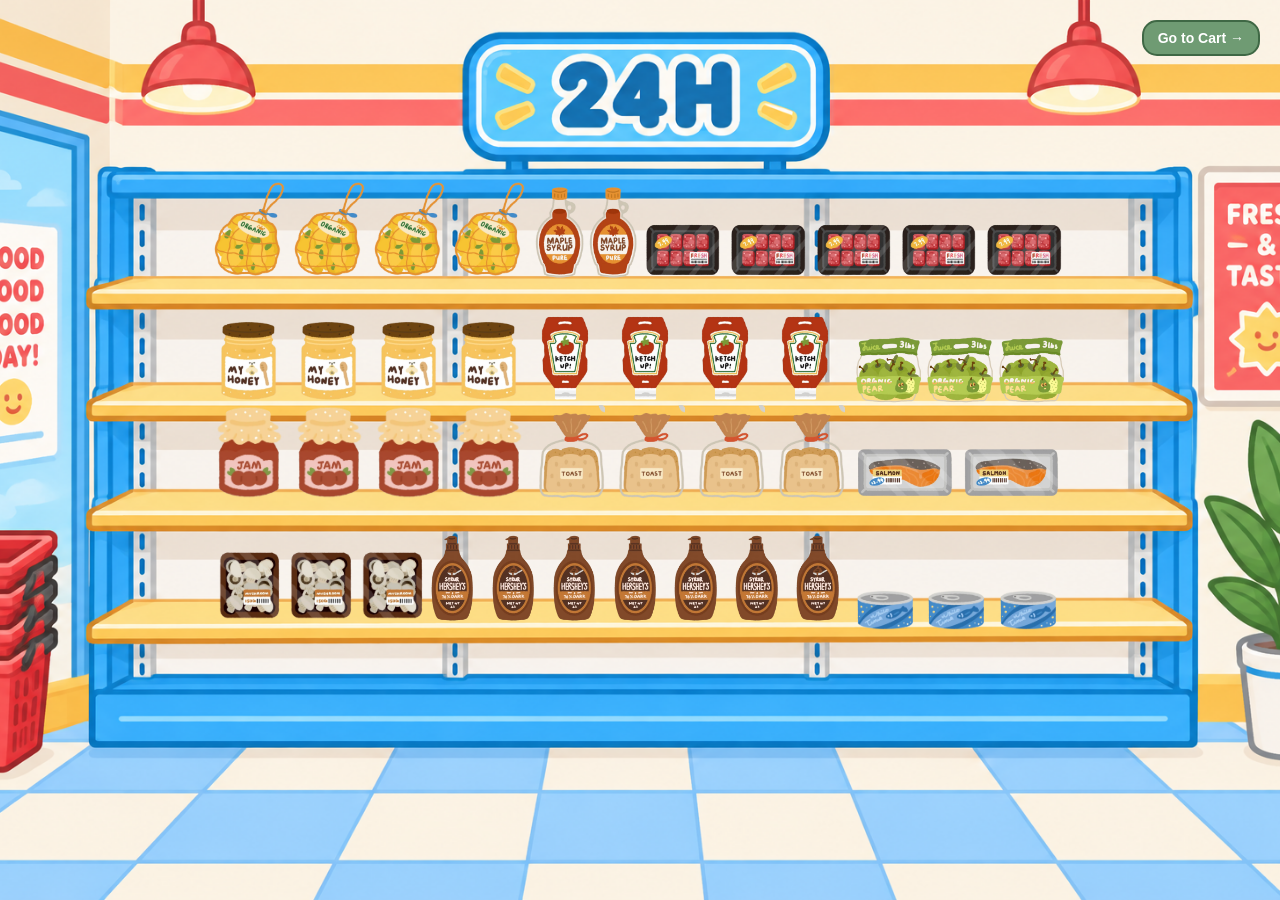
<file: index.html>
<!DOCTYPE html>
<html lang="en">
  <head>
    <meta charset="UTF-8">
    <title>Digital Grocery Store</title>
    <link rel="stylesheet" href="style.css">
  </head>

  <body>
<main class="store">

    <div class="jam">
      <img src="images/jam.png" alt="Jam">
      <img src="images/jam.png" alt="Jam">
      <img src="images/jam.png" alt="Jam">
      <img src="images/jam.png" alt="Jam">
    </div>

    <div class="toast">
      <img src="images/toast.png" alt="Toast">
      <img src="images/toast.png" alt="Toast">
      <img src="images/toast.png" alt="Toast">
      <img src="images/toast.png" alt="Toast">
    </div>

    <div class="salmon">
  <img src="images/salmon.png" alt="Salmon">
  <img src="images/salmon.png" alt="Salmon">
</div>

<div class="honey">
  <img src="images/honey.png" alt="Honey">
  <img src="images/honey.png" alt="Honey">
  <img src="images/honey.png" alt="Honey">
  <img src="images/honey.png" alt="Honey">
</div>

<div class="ketchup">
  <img src="images/ketchup.png" alt="Ketchup">
  <img src="images/ketchup.png" alt="Ketchup">
  <img src="images/ketchup.png" alt="Ketchup">
  <img src="images/ketchup.png" alt="Ketchup">
</div>

<div class="apple">
  <img src="images/apple.png" alt="Apple">
  <img src="images/apple.png" alt="Apple">
  <img src="images/apple.png" alt="Apple">
</div>

<div class="lemon">
  <img src="images/lemon.png" alt="Lemon">
  <img src="images/lemon.png" alt="Lemon">
  <img src="images/lemon.png" alt="Lemon">
  <img src="images/lemon.png" alt="Lemon">
</div>

<div class="syrup">
  <img src="images/syrup.png" alt="Syrup">
  <img src="images/syrup.png" alt="Syrup">
</div>

<div class="meat">
  <img src="images/meat.png" alt="Meat">
  <img src="images/meat.png" alt="Meat">
  <img src="images/meat.png" alt="Meat">
  <img src="images/meat.png" alt="Meat">
  <img src="images/meat.png" alt="Meat">
</div>

<div class="mushroom">
  <img src="images/mushroom.png" alt="Mushroom">
  <img src="images/mushroom.png" alt="Mushroom">
  <img src="images/mushroom.png" alt="Mushroom">
</div>

<div class="hersheys">
  <img src="images/hersheys.png" alt="Hersheys">
  <img src="images/hersheys.png" alt="Hersheys">
  <img src="images/hersheys.png" alt="Hersheys">
  <img src="images/hersheys.png" alt="Hersheys">
  <img src="images/hersheys.png" alt="Hersheys">
  <img src="images/hersheys.png" alt="Hersheys">
  <img src="images/hersheys.png" alt="Hersheys">
</div>

<div class="fish">
  <img src="images/fish.png" alt="Fish">
  <img src="images/fish.png" alt="Fish">
  <img src="images/fish.png" alt="Fish">
</div>
<a href="page2.html" class="cart-button">Go to Cart →</a>
</main>
  </body>
</html>
</file>
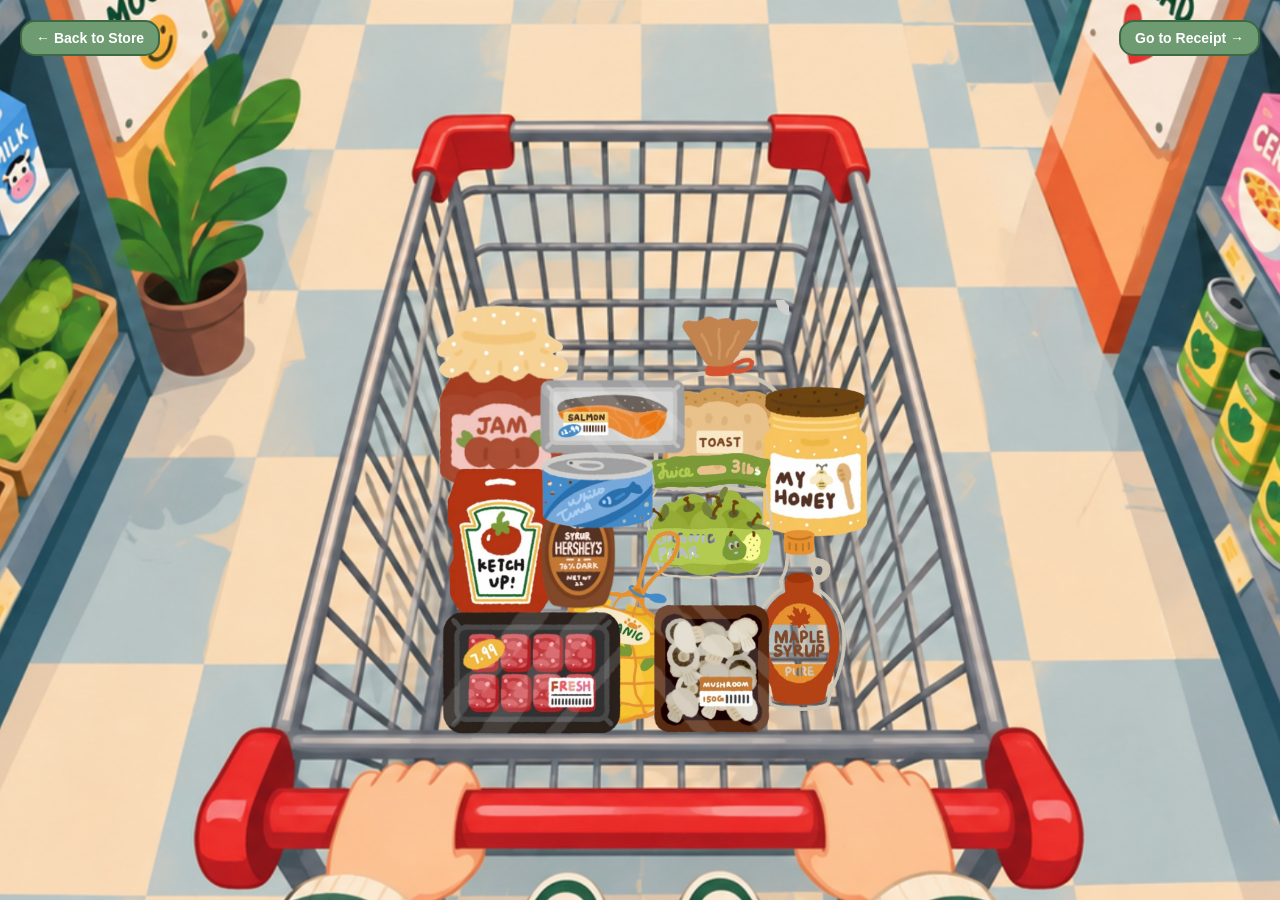
<file: page2.html>
<!DOCTYPE html>
<html lang="en">

<head>
  <meta charset="UTF-8">
  <title>Shopping Cart</title>
  <link rel="stylesheet" href="style.css">
</head>

<body>

  <main class="cart-page">

    <img class="cart-jam" src="images/jam.png" alt="Jam">
    <img class="cart-toast" src="images/toast.png" alt="Toast">
    <img class="cart-salmon" src="images/salmon.png" alt="Salmon">
    <img class="cart-honey" src="images/honey.png" alt="Honey">
    <img class="cart-ketchup" src="images/ketchup.png" alt="Ketchup">
    <img class="cart-apple" src="images/apple.png" alt="Apple">

    <img class="cart-lemon" src="images/lemon.png" alt="Lemon">
    <img class="cart-syrup" src="images/syrup.png" alt="Syrup">
    <img class="cart-meat" src="images/meat.png" alt="Meat">
    <img class="cart-mushroom" src="images/mushroom.png" alt="Mushroom">
    <img class="cart-hersheys" src="images/hersheys.png" alt="Hersheys">
    <img class="cart-fish" src="images/fish.png" alt="Fish">

    <a href="index.html" class="back-button">← Back to Store</a>
<a href="page3.html" class="receipt-button">Go to Receipt →</a>
  </main>

</body>

</html>
</file>
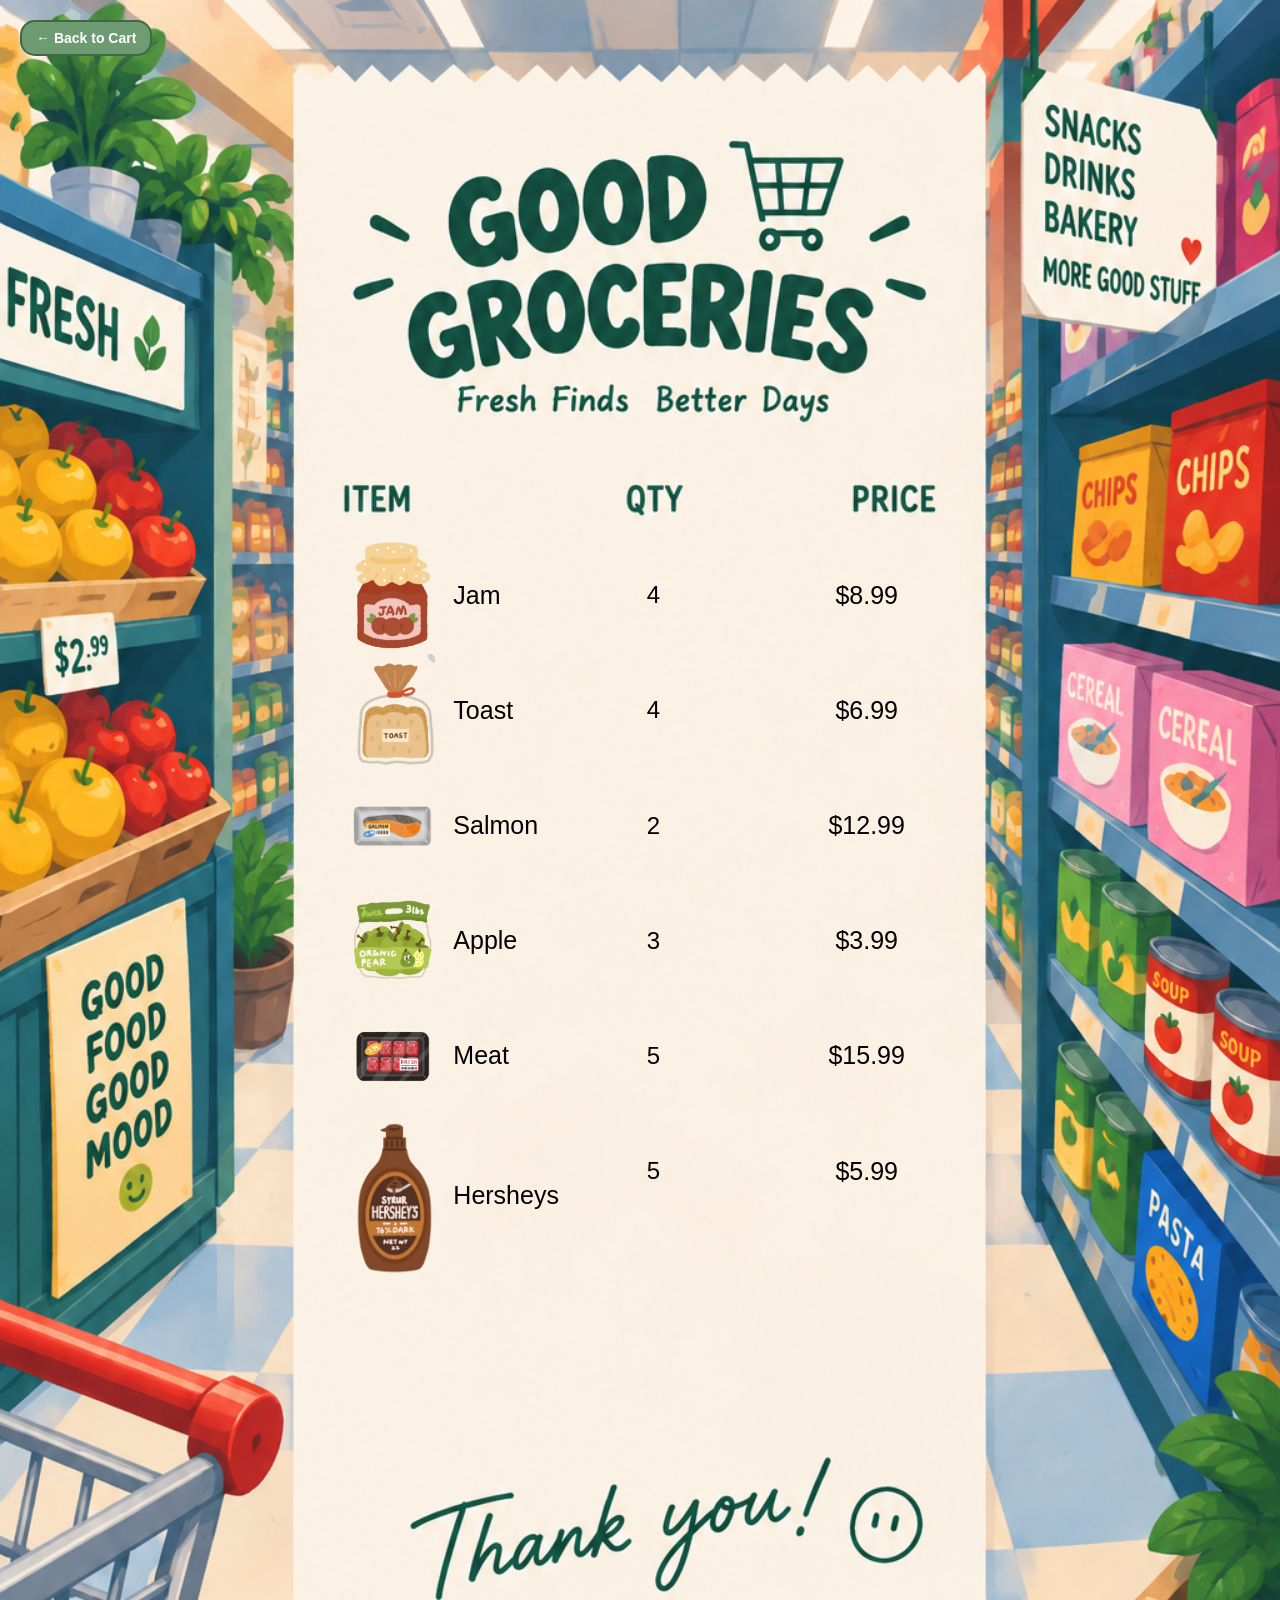
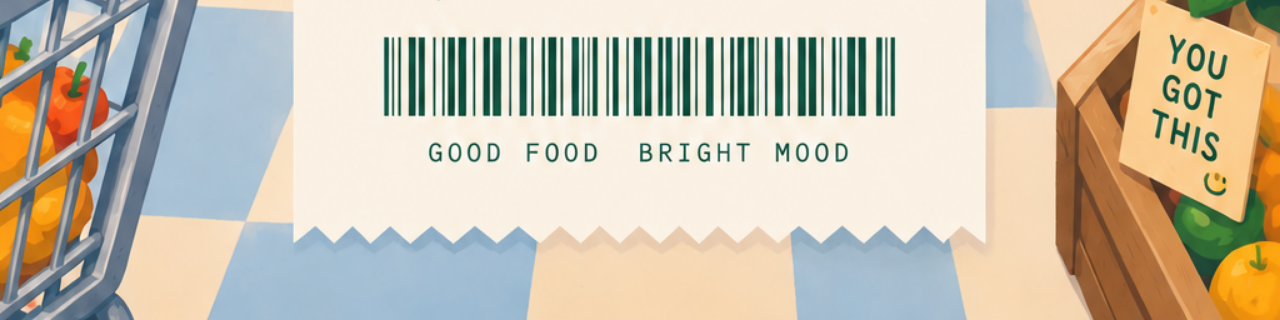
<file: page3.html>
<!DOCTYPE html>
<html lang="en">

<head>
  <meta charset="UTF-8">
  <title>Receipt</title>
  <link rel="stylesheet" href="style.css">
</head>

<body>

  <main class="receipt-page">

    <!-- Back Button -->
    <a href="page2.html" class="cart-back-button">
      ← Back to Cart
    </a>


    <!-- JAM -->
    <div class="receipt-item item1">
      <img src="images/jam.png" alt="Jam">
      <span>Jam</span>
    </div>

    <div class="qty qty1">4</div>
    <div class="price price1">$8.99</div>


    <!-- TOAST -->
    <div class="receipt-item item2">
      <img src="images/toast.png" alt="Toast">
      <span>Toast</span>
    </div>

    <div class="qty qty2">4</div>
    <div class="price price2">$6.99</div>


    <!-- SALMON -->
    <div class="receipt-item item3">
      <img src="images/salmon.png" alt="Salmon">
      <span>Salmon</span>
    </div>

    <div class="qty qty3">2</div>
    <div class="price price3">$12.99</div>


    <!-- APPLE -->
    <div class="receipt-item item4">
      <img src="images/apple.png" alt="Apple">
      <span>Apple</span>
    </div>

    <div class="qty qty4">3</div>
    <div class="price price4">$3.99</div>


    <!-- MEAT -->
    <div class="receipt-item item5">
      <img src="images/meat.png" alt="Meat">
      <span>Meat</span>
    </div>

    <div class="qty qty5">5</div>
    <div class="price price5">$15.99</div>


    <!-- HERSHEYS -->
    <div class="receipt-item item6">
      <img src="images/hersheys.png" alt="Hersheys">
      <span>Hersheys</span>
    </div>

    <div class="qty qty6">5</div>
    <div class="price price6">$5.99</div>

  </main>

</body>

</html>
</file>
<file: style.css>
body {
  margin: 0;
}

.store {
  width: 100vw;
  height: 100vh;

  background-image: url("images/background1.png");
  background-size: cover;
  background-position: center;
  background-repeat: no-repeat;

  display: grid;
  grid-template-columns: repeat(12, 1fr);
  grid-template-rows: 30% 15% 15% 15% 25%;
}


/* JAM */

.jam {
  grid-column: 3/6;
  grid-row: 3;

  display: grid;
  grid-template-columns: repeat(4, 1fr);
}

.jam img {
  width: 90%;
}

.toast {
  grid-column: 6/9;
  grid-row: 3;

  display: grid;
  grid-template-columns: repeat(4, 1fr);
}

.toast img {
  width: 90%;
}
.salmon {
  grid-column: 9 / 11;
  grid-row: 3;

  display: grid;
  grid-template-columns: repeat(2, 1fr);
  align-self: center;
}

.salmon img {
  width: 97%;
}
.honey {
  grid-column: 3 / 6;
  grid-row: 2;

  display: grid;
  grid-template-columns: repeat(4, 1fr);

  align-self: end;
}

.honey img {
  width: 90%;
}

.ketchup {
  grid-column: 6 / 9;
  grid-row: 2;

  display: grid;
  grid-template-columns: repeat(4, 1fr);
  align-self: end;
}

.ketchup img {
  width: 75%;
}

.apple {
  grid-column: 9 / 11;
  grid-row: 2;

  display: grid;
  grid-template-columns: repeat(3, 1fr);
  align-self: end;
}

.apple img {
  width: 100%;
}
.lemon {
  grid-column: 3 / 6;
  grid-row: 1;

  display: grid;
  grid-template-columns: repeat(4, 1fr);
   padding-top: 180px;
}

.lemon img {
  width: 90%;
}
.syrup {
  grid-column: 6 / 7;
  grid-row: 1;

  display: grid;
  grid-template-columns: repeat(2, 1fr);

  margin-top: 185px;
}

.syrup img {
  width: 100%;
}
.meat {
  grid-column: 7/ 11;
  grid-row: 1;

  display: grid;
  grid-template-columns: repeat(5, 1fr);

  margin-top: 220px;
}

.meat img {
  width: 100%;
}

.mushroom {
  grid-column: 3 / 5;
  grid-row: 4;

  display: grid;
  grid-template-columns: repeat(3, 1fr);
  margin-top: 10px;
}

.mushroom img {
  width: 100%;
}

.hersheys {
  grid-column: 5 / 9;
  grid-row: 4;

  display: grid;
  grid-template-columns: repeat(7, 1fr);

  margin-top: -10px;
}

.hersheys img {
  width: 80%;
}

.fish {
  grid-column: 9 / 11;
  grid-row: 4;

  display: grid;
  grid-template-columns: repeat(3, 1fr);

  margin-top: 50px;
}

.fish img {
  width: 90%;
}



/* PAGE 2 */

.cart-page {
  width: 100vw;
  height: 100vh;

  background-image: url("images/background2.png");
  background-size: cover;
  background-position: center;
  background-repeat: no-repeat;

  display: grid;
  grid-template-columns: repeat(12, 1fr);
  grid-template-rows: repeat(12, 1fr);
}


/* FOOD INSIDE SHOPPING CART */

.cart-jam {
  grid-column: 5 / 7;
  grid-row: 5 / 7;
  width: 70%;
}

.cart-toast {
  grid-column: 7 / 9;
  grid-row: 5 / 7;
  width: 70%;
}

.cart-salmon {
  grid-column: 6 / 8;
  grid-row: 6 / 8;
  width: 75%;
}

.cart-honey {
  grid-column: 8 / 10;
  grid-row: 6 / 8;
  width: 65%;
}

.cart-ketchup {
  grid-column: 5 / 7;
  grid-row: 7 / 9;
  width: 65%;
}

.cart-apple {
  grid-column: 7 / 9;
  grid-row: 7 / 9;
  width: 65%;
}

.cart-lemon {
  grid-column: 6 / 8;
  grid-row: 8 / 10;
  width: 70%;
}

.cart-syrup {
  grid-column: 8 / 10;
  grid-row: 8 / 10;
  width: 50%;
}

.cart-meat {
  grid-column: 5 / 8;
  grid-row: 9 / 11;
  width: 65%;
}

.cart-mushroom {
  grid-column: 7 / 9;
  grid-row: 9 / 11;
  width: 65%;
}

.cart-hersheys {
  grid-column: 6 / 8;
  grid-row: 7 / 9;
  width: 40%;
}

.cart-fish {
  grid-column: 6 / 9;
  grid-row: 7 / 10;
  width: 40%;
}




/* =========================
   PAGE 3 - RECEIPT
   ========================= */

.receipt-page {
  width: 100vw;
  aspect-ratio: 2 / 3;

  background-image: url("images/background3.png");
  background-size: 100% auto;
  background-position: top center;
  background-repeat: no-repeat;

  display: grid;

  grid-template-columns: repeat(12, 1fr);

  grid-template-rows:
    28%
    6%
    6%
    6%
    6%
    6%
    6%
    auto;
}



/* ITEM COLUMN */

.receipt-item {
  grid-column: 4 / 8;

  display: grid;
  grid-template-columns: 1fr 1fr;

  align-items: center;
}


/* ITEM IMAGES */

.receipt-item img {
  width: 40%;

  margin-left: 30px;
}


.receipt-item span {
  font-family: Arial, sans-serif;
  font-size: 25px;

  margin-left: -80px;
}


/* QUANTITY COLUMN */

.qty {
  grid-column: 7;
  align-self: center;
  text-align: center;

  margin-left: -80px;

  font-family: Arial, sans-serif;
  font-size: 24px;
}


/* PRICE COLUMN */

.price {
  grid-column: 9;

  align-self: center;
  text-align: center;

  font-family: Arial, sans-serif;
  font-size: 25px;

  margin-left: -80px;
}


/* ROW 1 */

.item1,
.qty1,
.price1 {
  grid-row: 2;
}


/* ROW 2 */

.item2,
.qty2,
.price2 {
  grid-row: 3;
}


/* ROW 3 */

.item3,
.qty3,
.price3 {
  grid-row: 4;
}


/* ROW 4 */

.item4,
.qty4,
.price4 {
  grid-row: 5;
}


/* ROW 5 */

.item5,
.qty5,
.price5 {
  grid-row: 6;
}


/* ROW 6 */

.item6,
.qty6,
.price6 {
  grid-row: 7;
}

/* =========================
   BUTTONS
   ========================= */

/* All buttons have the same style */

.cart-button,
.back-button,
.cart-back-button,
.receipt-button {
  position: fixed;

  background-color: #6f9b73;
  color: white;

  padding: 8px 14px;

  border: 2px solid #3f6845;
  border-radius: 15px;

  font-family: Arial, sans-serif;
  font-size: 14px;
  font-weight: bold;

  text-decoration: none;

  z-index: 10;
}


/* PAGE 1 - Go to Cart */

.cart-button {
  top: 20px;
  right: 20px;
}


/* PAGE 2 - Back to Store */

.back-button {
  top: 20px;
  left: 20px;
}


/* PAGE 2 - Go to Receipt */

.receipt-button {
  top: 20px;
  right: 20px;
}


/* PAGE 3 - Back to Cart */

.cart-back-button {
  top: 20px;
  left: 20px;
}


/* Mouse hover */

.cart-button:hover,
.back-button:hover,
.cart-back-button:hover,
.receipt-button:hover {
  background-color: #3f6845;
}
</file>
